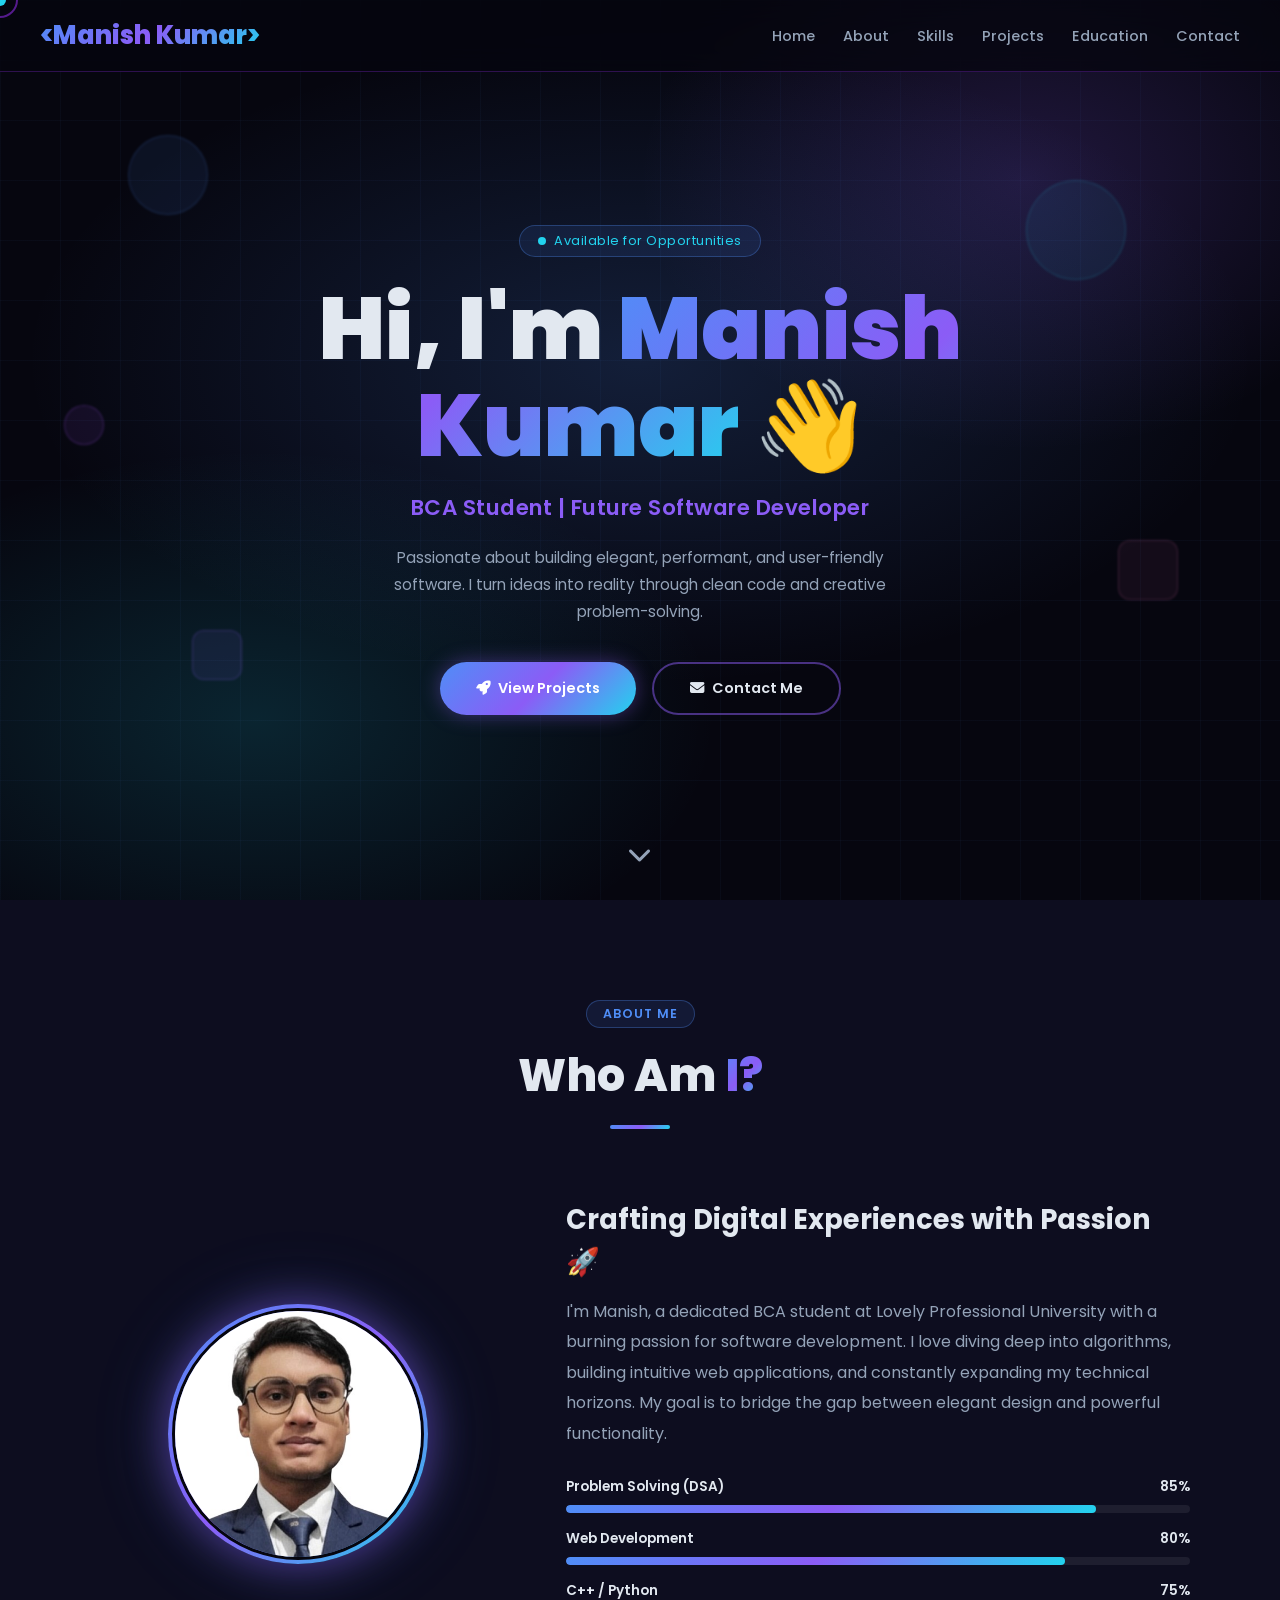
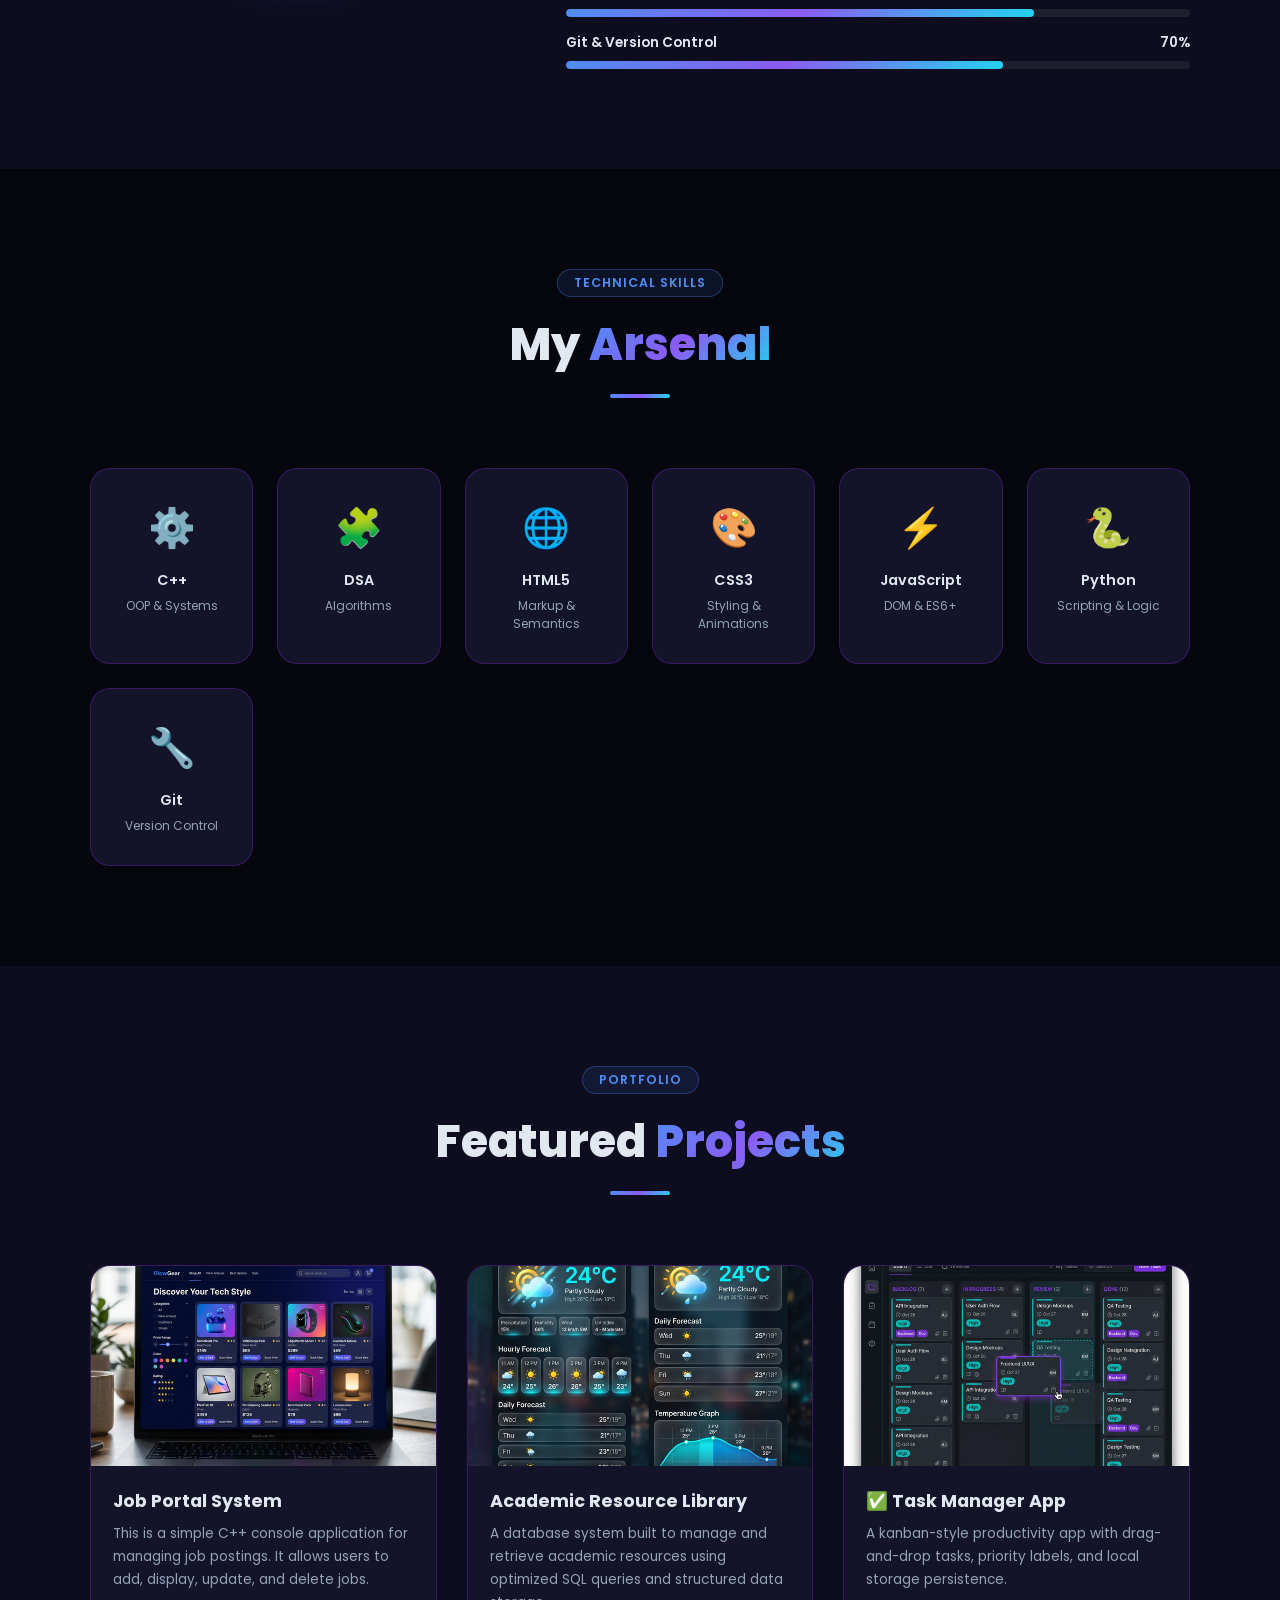
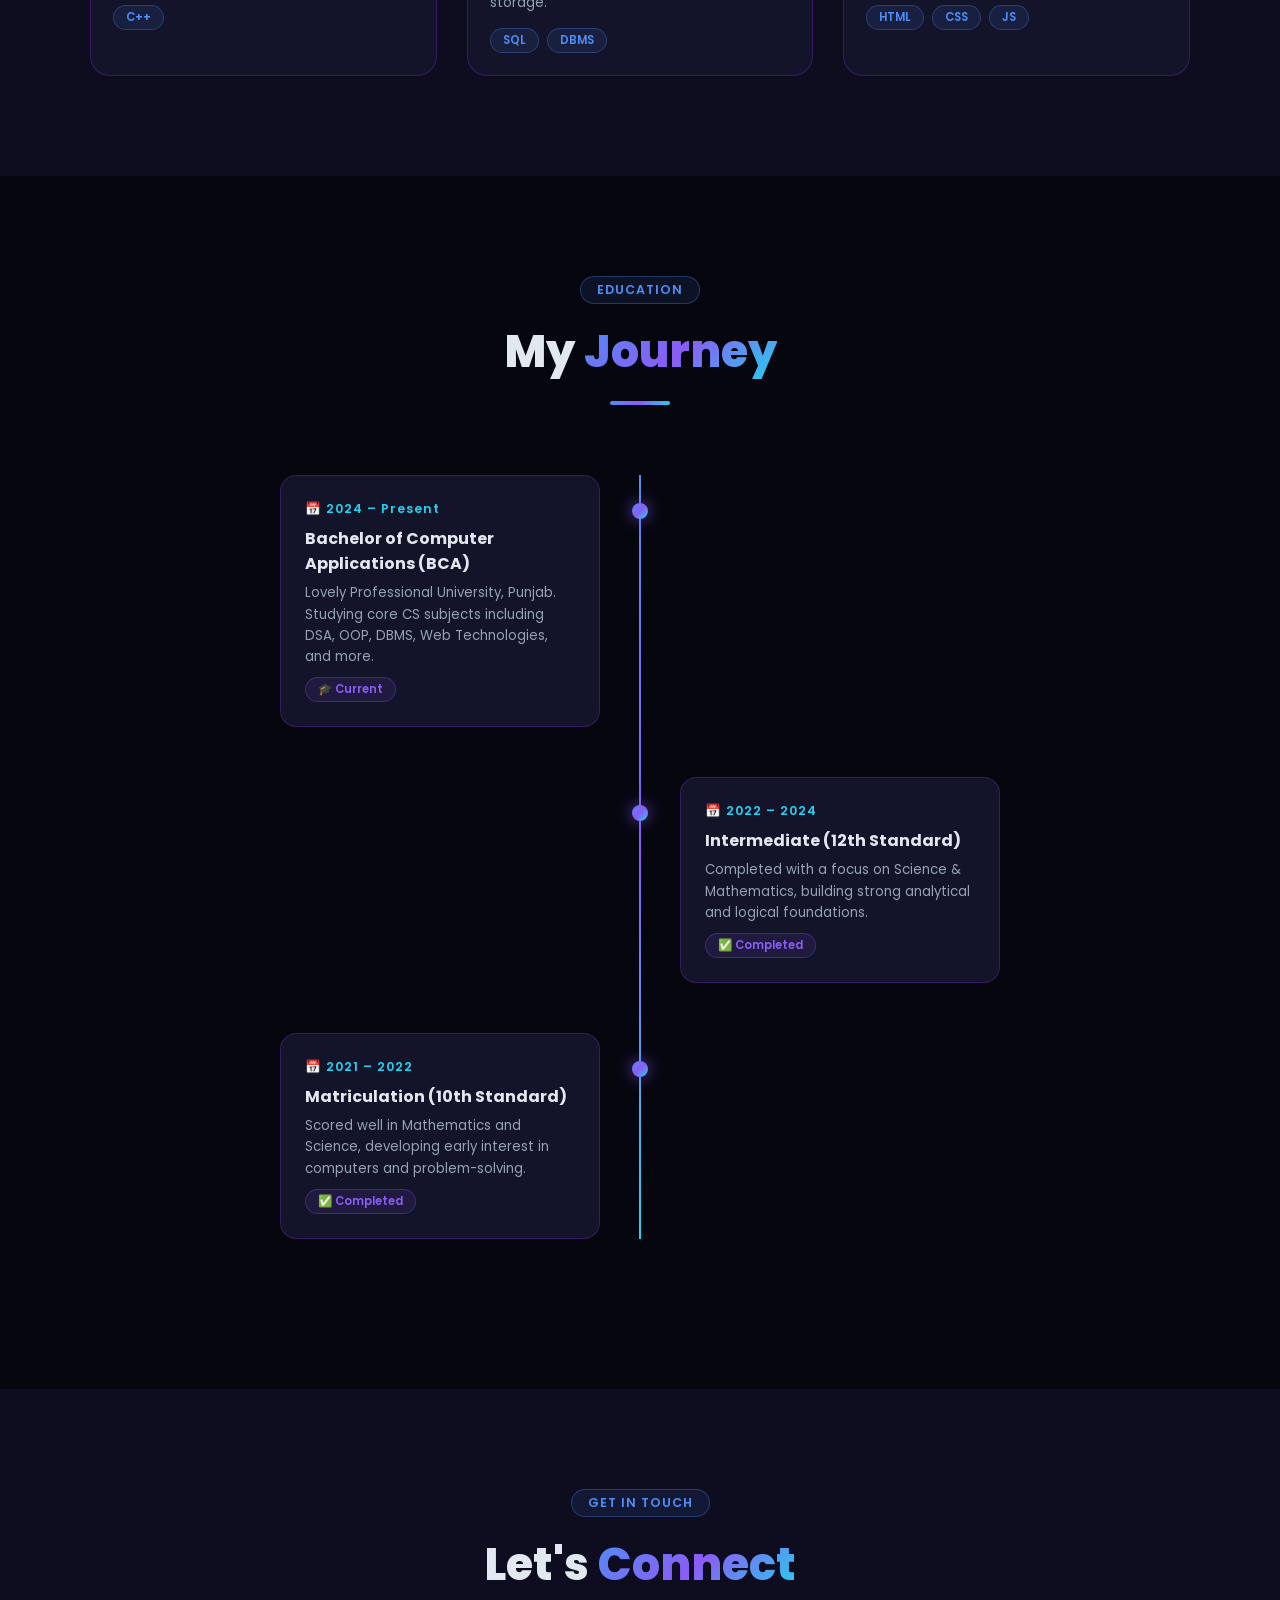
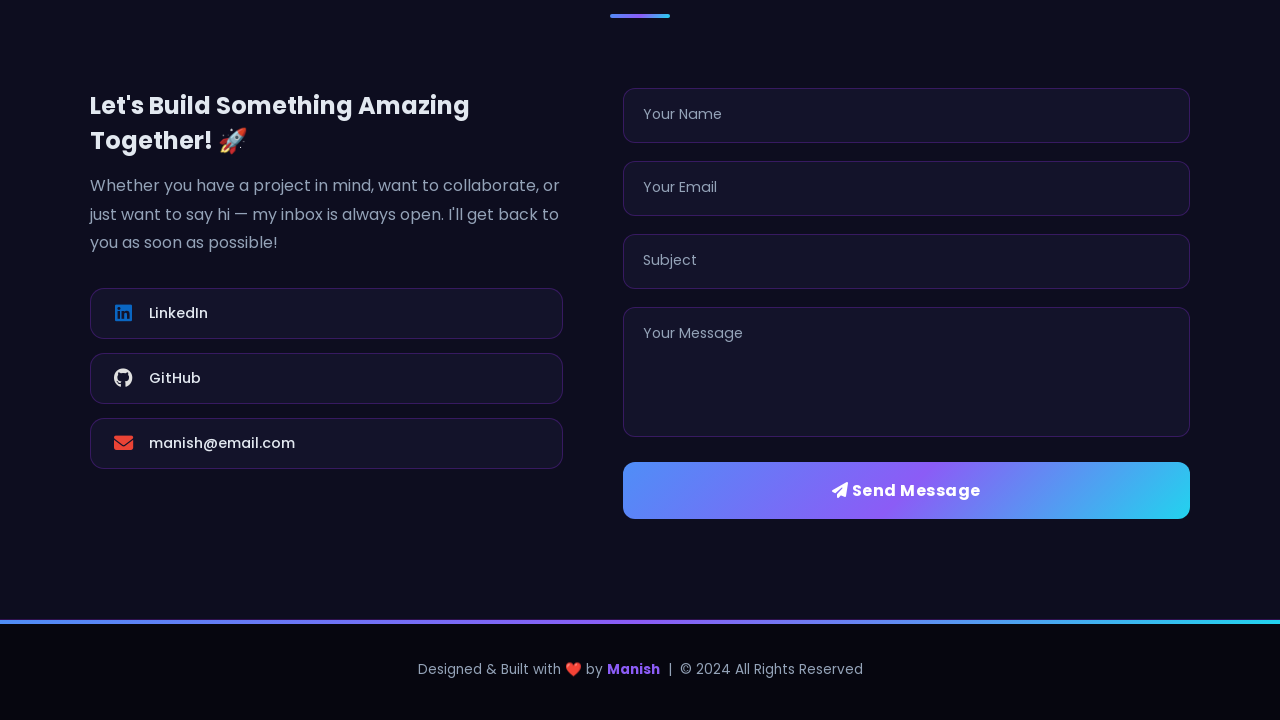
<file: portfolio.html>
<!DOCTYPE html>
<html lang="en">

<head>
    <meta charset="UTF-8" />
    <meta name="viewport" content="width=device-width, initial-scale=1.0" />
    <title>Manish | Software Developer Portfolio</title>
    <meta name="description"
        content="Portfolio of Manish – BCA Student and Future Software Developer. Explore projects, skills, and get in touch." />
    <link rel="preconnect" href="https://fonts.googleapis.com" />
    <link href="https://fonts.googleapis.com/css2?family=Poppins:wght@300;400;500;600;700;800;900&display=swap"
        rel="stylesheet" />
    <link rel="stylesheet" href="https://cdnjs.cloudflare.com/ajax/libs/font-awesome/6.5.0/css/all.min.css" />
    <style>
        *,
        *::before,
        *::after {
            margin: 0;
            padding: 0;
            box-sizing: border-box;
        }

        :root {
            --bg: #06060f;
            --bg2: #0d0d1f;
            --card: #13132a;
            --border: rgba(138, 43, 226, 0.3);
            --blue: #4f8ef7;
            --purple: #8b5cf6;
            --cyan: #22d3ee;
            --pink: #f472b6;
            --neon: #a855f7;
            --text: #e2e8f0;
            --subtext: #94a3b8;
            --grad: linear-gradient(135deg, #4f8ef7, #8b5cf6, #22d3ee);
        }

        html {
            scroll-behavior: smooth;
        }

        body {
            font-family: 'Poppins', sans-serif;
            background: var(--bg);
            color: var(--text);
            overflow-x: hidden;
            cursor: none;
        }

        /* CURSOR */
        #cursor {
            position: fixed;
            width: 12px;
            height: 12px;
            background: var(--cyan);
            border-radius: 50%;
            pointer-events: none;
            z-index: 9999;
            transform: translate(-50%, -50%);
            transition: transform .1s;
        }

        #cursor-ring {
            position: fixed;
            width: 36px;
            height: 36px;
            border: 2px solid rgba(138, 43, 226, 0.6);
            border-radius: 50%;
            pointer-events: none;
            z-index: 9998;
            transform: translate(-50%, -50%);
            transition: all .15s ease;
        }

        /* SCROLLBAR */
        ::-webkit-scrollbar {
            width: 6px;
        }

        ::-webkit-scrollbar-track {
            background: var(--bg);
        }

        ::-webkit-scrollbar-thumb {
            background: var(--grad);
            border-radius: 3px;
        }

        /* NAV */
        nav {
            position: fixed;
            top: 0;
            left: 0;
            width: 100%;
            z-index: 1000;
            padding: 16px 40px;
            display: flex;
            justify-content: space-between;
            align-items: center;
            background: rgba(6, 6, 15, 0.75);
            backdrop-filter: blur(16px);
            border-bottom: 1px solid var(--border);
            transition: all .3s;
        }

        .logo {
            font-size: 1.6rem;
            font-weight: 800;
            background: var(--grad);
            -webkit-background-clip: text;
            -webkit-text-fill-color: transparent;
        }

        .nav-links {
            display: flex;
            gap: 28px;
            list-style: none;
        }

        .nav-links a {
            color: var(--subtext);
            text-decoration: none;
            font-size: .9rem;
            font-weight: 500;
            transition: .3s;
            position: relative;
        }

        .nav-links a::after {
            content: '';
            position: absolute;
            bottom: -4px;
            left: 0;
            width: 0;
            height: 2px;
            background: var(--grad);
            border-radius: 2px;
            transition: .3s;
        }

        .nav-links a:hover {
            color: var(--cyan);
        }

        .nav-links a:hover::after {
            width: 100%;
        }

        .hamburger {
            display: none;
            flex-direction: column;
            gap: 5px;
            cursor: pointer;
        }

        .hamburger span {
            display: block;
            width: 24px;
            height: 2px;
            background: var(--text);
            border-radius: 2px;
            transition: .3s;
        }

        /* HERO */
        #hero {
            min-height: 100vh;
            display: flex;
            align-items: center;
            justify-content: center;
            position: relative;
            overflow: hidden;
            padding: 100px 40px 60px;
        }

        .hero-bg {
            position: absolute;
            inset: 0;
            background: radial-gradient(ellipse 80% 60% at 50% 40%, rgba(79, 142, 247, 0.18) 0%, transparent 60%),
                radial-gradient(ellipse 50% 50% at 80% 20%, rgba(139, 92, 246, 0.2) 0%, transparent 60%),
                radial-gradient(ellipse 60% 50% at 20% 80%, rgba(34, 211, 238, 0.15) 0%, transparent 60%),
                var(--bg);
        }

        .floating-shapes {
            position: absolute;
            inset: 0;
            pointer-events: none;
        }

        .shape {
            position: absolute;
            border-radius: 50%;
            filter: blur(1px);
            opacity: 0.6;
            animation: floatShape 8s ease-in-out infinite;
        }

        .shape:nth-child(1) {
            width: 80px;
            height: 80px;
            top: 15%;
            left: 10%;
            background: rgba(79, 142, 247, 0.15);
            border: 1px solid rgba(79, 142, 247, 0.3);
            animation-delay: 0s;
        }

        .shape:nth-child(2) {
            width: 50px;
            height: 50px;
            top: 70%;
            left: 15%;
            background: rgba(139, 92, 246, 0.15);
            border: 1px solid rgba(139, 92, 246, 0.4);
            border-radius: 12px;
            animation-delay: -2s;
        }

        .shape:nth-child(3) {
            width: 100px;
            height: 100px;
            top: 20%;
            right: 12%;
            background: rgba(34, 211, 238, 0.1);
            border: 1px solid rgba(34, 211, 238, 0.3);
            animation-delay: -4s;
        }

        .shape:nth-child(4) {
            width: 60px;
            height: 60px;
            top: 60%;
            right: 8%;
            background: rgba(244, 114, 182, 0.1);
            border: 1px solid rgba(244, 114, 182, 0.3);
            border-radius: 12px;
            animation-delay: -1s;
        }

        .shape:nth-child(5) {
            width: 40px;
            height: 40px;
            top: 45%;
            left: 5%;
            background: rgba(168, 85, 247, 0.15);
            border: 1px solid rgba(168, 85, 247, 0.4);
            animation-delay: -3s;
        }

        @keyframes floatShape {

            0%,
            100% {
                transform: translateY(0) rotate(0deg);
            }

            33% {
                transform: translateY(-20px) rotate(5deg);
            }

            66% {
                transform: translateY(10px) rotate(-5deg);
            }
        }

        .grid-overlay {
            position: absolute;
            inset: 0;
            background-image: linear-gradient(rgba(79, 142, 247, 0.04) 1px, transparent 1px), linear-gradient(90deg, rgba(79, 142, 247, 0.04) 1px, transparent 1px);
            background-size: 60px 60px;
        }

        .hero-content {
            position: relative;
            text-align: center;
            max-width: 780px;
            z-index: 1;
        }

        .hero-tag {
            display: inline-flex;
            align-items: center;
            gap: 8px;
            background: rgba(79, 142, 247, 0.1);
            border: 1px solid rgba(79, 142, 247, 0.3);
            padding: 6px 18px;
            border-radius: 50px;
            font-size: .8rem;
            color: var(--cyan);
            margin-bottom: 24px;
            letter-spacing: .5px;
        }

        .hero-tag span {
            width: 8px;
            height: 8px;
            background: var(--cyan);
            border-radius: 50%;
            animation: pulse 1.5s infinite;
        }

        @keyframes pulse {

            0%,
            100% {
                opacity: 1;
            }

            50% {
                opacity: 0.3;
            }
        }

        .hero-title {
            font-size: clamp(2.8rem, 7vw, 5.5rem);
            font-weight: 900;
            line-height: 1.1;
            margin-bottom: 16px;
        }

        .hero-title span {
            background: var(--grad);
            -webkit-background-clip: text;
            -webkit-text-fill-color: transparent;
        }

        .hero-subtitle {
            font-size: clamp(1rem, 2.5vw, 1.35rem);
            color: var(--purple);
            font-weight: 600;
            margin-bottom: 20px;
            letter-spacing: .5px;
        }

        .hero-desc {
            font-size: .95rem;
            color: var(--subtext);
            max-width: 560px;
            margin: 0 auto 36px;
            line-height: 1.8;
        }

        .btn-group {
            display: flex;
            gap: 16px;
            justify-content: center;
            flex-wrap: wrap;
        }

        .btn {
            padding: 14px 36px;
            border-radius: 50px;
            font-family: 'Poppins', sans-serif;
            font-size: .9rem;
            font-weight: 600;
            cursor: pointer;
            text-decoration: none;
            transition: all .3s;
            display: inline-flex;
            align-items: center;
            gap: 8px;
        }

        .btn-primary {
            background: var(--grad);
            color: #fff;
            border: none;
            box-shadow: 0 0 20px rgba(139, 92, 246, 0.4);
        }

        .btn-primary:hover {
            transform: translateY(-3px);
            box-shadow: 0 0 35px rgba(139, 92, 246, 0.7);
        }

        .btn-outline {
            background: transparent;
            color: var(--text);
            border: 2px solid rgba(139, 92, 246, 0.5);
        }

        .btn-outline:hover {
            border-color: var(--cyan);
            color: var(--cyan);
            box-shadow: 0 0 20px rgba(34, 211, 238, 0.25);
            transform: translateY(-3px);
        }

        .scroll-indicator {
            position: absolute;
            bottom: 30px;
            left: 50%;
            transform: translateX(-50%);
            animation: bounce 2s infinite;
        }

        .scroll-indicator i {
            font-size: 1.5rem;
            color: var(--subtext);
        }

        @keyframes bounce {

            0%,
            100% {
                transform: translateX(-50%) translateY(0);
            }

            50% {
                transform: translateX(-50%) translateY(-8px);
            }
        }

        /* SECTION COMMONS */
        section {
            padding: 100px 40px;
        }

        .section-header {
            text-align: center;
            margin-bottom: 70px;
        }

        .section-tag {
            display: inline-block;
            background: rgba(79, 142, 247, 0.1);
            border: 1px solid rgba(79, 142, 247, 0.3);
            color: var(--blue);
            padding: 4px 16px;
            border-radius: 50px;
            font-size: .78rem;
            font-weight: 600;
            letter-spacing: 1px;
            text-transform: uppercase;
            margin-bottom: 14px;
        }

        .section-title {
            font-size: clamp(2rem, 4vw, 2.8rem);
            font-weight: 800;
        }

        .section-title span {
            background: var(--grad);
            -webkit-background-clip: text;
            -webkit-text-fill-color: transparent;
        }

        .section-line {
            width: 60px;
            height: 4px;
            background: var(--grad);
            border-radius: 2px;
            margin: 16px auto 0;
        }

        /* ABOUT */
        #about {
            background: var(--bg2);
        }

        .about-grid {
            display: grid;
            grid-template-columns: 1fr 1.5fr;
            gap: 60px;
            align-items: center;
            max-width: 1100px;
            margin: 0 auto;
        }

        .profile-wrap {
            display: flex;
            justify-content: center;
        }

        .profile-ring {
            width: 260px;
            height: 260px;
            border-radius: 50%;
            background: var(--grad);
            padding: 4px;
            box-shadow: 0 0 40px rgba(139, 92, 246, 0.5), 0 0 80px rgba(79, 142, 247, 0.2);
            animation: glowPulse 3s ease-in-out infinite;
        }

        @keyframes glowPulse {

            0%,
            100% {
                box-shadow: 0 0 40px rgba(139, 92, 246, 0.5), 0 0 80px rgba(79, 142, 247, 0.2);
            }

            50% {
                box-shadow: 0 0 60px rgba(139, 92, 246, 0.8), 0 0 120px rgba(79, 142, 247, 0.4);
            }
        }

        .profile-ring img {
            width: 100%;
            height: 100%;
            border-radius: 50%;
            object-fit: cover;
            border: 3px solid var(--bg);
        }

        .about-text h3 {
            font-size: 1.7rem;
            font-weight: 700;
            margin-bottom: 14px;
        }

        .about-text p {
            color: var(--subtext);
            line-height: 1.9;
            margin-bottom: 28px;
        }

        .skills-bars {
            display: flex;
            flex-direction: column;
            gap: 16px;
        }

        .skill-bar-item label {
            display: flex;
            justify-content: space-between;
            font-size: .85rem;
            font-weight: 600;
            margin-bottom: 8px;
        }

        .bar-track {
            height: 8px;
            background: rgba(255, 255, 255, 0.07);
            border-radius: 4px;
            overflow: hidden;
        }

        .bar-fill {
            height: 100%;
            border-radius: 4px;
            background: var(--grad);
            width: 0;
            transition: width 1.5s ease;
        }

        /* SKILLS */
        #skills {
            background: var(--bg);
        }

        .skills-grid {
            display: grid;
            grid-template-columns: repeat(auto-fit, minmax(160px, 1fr));
            gap: 24px;
            max-width: 1100px;
            margin: 0 auto;
        }

        .skill-card {
            background: var(--card);
            border: 1px solid var(--border);
            border-radius: 20px;
            padding: 30px 20px;
            text-align: center;
            transition: all .4s;
            position: relative;
            overflow: hidden;
            cursor: default;
        }

        .skill-card::before {
            content: '';
            position: absolute;
            inset: 0;
            background: var(--grad);
            opacity: 0;
            transition: .4s;
            border-radius: 20px;
        }

        .skill-card:hover::before {
            opacity: 0.08;
        }

        .skill-card:hover {
            transform: translateY(-10px) rotateX(5deg) rotateY(3deg);
            border-color: rgba(139, 92, 246, 0.6);
            box-shadow: 0 20px 50px rgba(139, 92, 246, 0.25);
        }

        .skill-icon {
            font-size: 2.4rem;
            margin-bottom: 14px;
            display: block;
        }

        .skill-card h4 {
            font-size: .9rem;
            font-weight: 600;
            color: var(--text);
        }

        .skill-card p {
            font-size: .75rem;
            color: var(--subtext);
            margin-top: 6px;
        }

        /* PROJECTS */
        #projects {
            background: var(--bg2);
        }

        .projects-grid {
            display: grid;
            grid-template-columns: repeat(auto-fit, minmax(320px, 1fr));
            gap: 30px;
            max-width: 1100px;
            margin: 0 auto;
        }

        .project-card {
            background: var(--card);
            border: 1px solid var(--border);
            border-radius: 20px;
            overflow: hidden;
            transition: all .4s;
            position: relative;
        }

        .project-card:hover {
            transform: translateY(-12px) rotateX(3deg);
            box-shadow: 0 30px 60px rgba(79, 142, 247, 0.2);
            border-color: rgba(79, 142, 247, 0.5);
        }

        .project-img {
            position: relative;
            overflow: hidden;
            height: 200px;
        }

        .project-img img {
            width: 100%;
            height: 100%;
            object-fit: cover;
            transition: .5s;
        }

        .project-card:hover .project-img img {
            transform: scale(1.08);
        }

        .project-overlay {
            position: absolute;
            inset: 0;
            background: rgba(6, 6, 15, 0.85);
            display: flex;
            gap: 12px;
            align-items: center;
            justify-content: center;
            opacity: 0;
            transition: .4s;
        }

        .project-card:hover .project-overlay {
            opacity: 1;
        }

        .overlay-btn {
            padding: 10px 20px;
            border-radius: 50px;
            font-size: .8rem;
            font-weight: 600;
            cursor: pointer;
            text-decoration: none;
            transition: .3s;
            font-family: 'Poppins', sans-serif;
        }

        .overlay-btn.code {
            background: transparent;
            border: 2px solid var(--cyan);
            color: var(--cyan);
        }

        .overlay-btn.demo {
            background: var(--grad);
            border: none;
            color: #fff;
        }

        .overlay-btn:hover {
            transform: scale(1.05);
        }

        .project-body {
            padding: 22px;
        }

        .project-body h3 {
            font-size: 1.1rem;
            font-weight: 700;
            margin-bottom: 8px;
        }

        .project-body p {
            font-size: .85rem;
            color: var(--subtext);
            line-height: 1.7;
        }

        .project-tags {
            display: flex;
            flex-wrap: wrap;
            gap: 8px;
            margin-top: 14px;
        }

        .project-tags span {
            background: rgba(79, 142, 247, 0.1);
            border: 1px solid rgba(79, 142, 247, 0.3);
            color: var(--blue);
            padding: 3px 12px;
            border-radius: 50px;
            font-size: .72rem;
            font-weight: 600;
        }

        /* EDUCATION */
        #education {
            background: var(--bg);
        }

        .timeline {
            position: relative;
            max-width: 800px;
            margin: 0 auto;
        }

        .timeline::before {
            content: '';
            position: absolute;
            left: 50%;
            top: 0;
            bottom: 0;
            width: 2px;
            background: var(--grad);
            transform: translateX(-50%);
        }

        .timeline-item {
            display: flex;
            justify-content: flex-end;
            padding-right: calc(50% + 40px);
            margin-bottom: 50px;
            position: relative;
        }

        .timeline-item:nth-child(even) {
            justify-content: flex-start;
            padding-right: 0;
            padding-left: calc(50% + 40px);
        }

        .timeline-dot {
            position: absolute;
            left: 50%;
            top: 28px;
            width: 16px;
            height: 16px;
            border-radius: 50%;
            background: var(--grad);
            transform: translateX(-50%);
            box-shadow: 0 0 16px rgba(139, 92, 246, 0.7);
        }

        .timeline-card {
            background: var(--card);
            border: 1px solid var(--border);
            border-radius: 16px;
            padding: 24px;
            max-width: 320px;
            transition: .4s;
        }

        .timeline-card:hover {
            border-color: rgba(139, 92, 246, 0.6);
            box-shadow: 0 10px 40px rgba(139, 92, 246, 0.2);
            transform: translateY(-4px);
        }

        .timeline-year {
            font-size: .78rem;
            color: var(--cyan);
            font-weight: 600;
            letter-spacing: 1px;
            margin-bottom: 8px;
        }

        .timeline-card h3 {
            font-size: 1rem;
            font-weight: 700;
            margin-bottom: 6px;
        }

        .timeline-card p {
            font-size: .83rem;
            color: var(--subtext);
            line-height: 1.6;
        }

        .timeline-badge {
            display: inline-block;
            background: rgba(139, 92, 246, 0.1);
            border: 1px solid rgba(139, 92, 246, 0.3);
            color: var(--purple);
            padding: 3px 12px;
            border-radius: 50px;
            font-size: .72rem;
            font-weight: 600;
            margin-top: 10px;
        }

        /* CONTACT */
        #contact {
            background: var(--bg2);
        }

        .contact-wrap {
            display: grid;
            grid-template-columns: 1fr 1.2fr;
            gap: 60px;
            max-width: 1100px;
            margin: 0 auto;
            align-items: start;
        }

        .contact-info h3 {
            font-size: 1.5rem;
            font-weight: 700;
            margin-bottom: 14px;
        }

        .contact-info p {
            color: var(--subtext);
            line-height: 1.8;
            margin-bottom: 30px;
        }

        .social-links {
            display: flex;
            flex-direction: column;
            gap: 14px;
        }

        .social-link {
            display: flex;
            align-items: center;
            gap: 14px;
            padding: 14px 20px;
            border-radius: 14px;
            background: var(--card);
            border: 1px solid var(--border);
            text-decoration: none;
            color: var(--text);
            font-size: .9rem;
            font-weight: 500;
            transition: .3s;
        }

        .social-link:hover {
            border-color: var(--cyan);
            color: var(--cyan);
            transform: translateX(8px);
            box-shadow: 0 4px 20px rgba(34, 211, 238, 0.15);
        }

        .social-link i {
            font-size: 1.2rem;
            width: 24px;
            text-align: center;
        }

        .contact-form {
            display: flex;
            flex-direction: column;
            gap: 18px;
        }

        .form-group {
            position: relative;
        }

        .form-group input,
        .form-group textarea {
            width: 100%;
            background: var(--card);
            border: 1px solid var(--border);
            border-radius: 12px;
            padding: 16px 20px;
            color: var(--text);
            font-family: 'Poppins', sans-serif;
            font-size: .9rem;
            outline: none;
            transition: .3s;
            resize: none;
        }

        .form-group input:focus,
        .form-group textarea:focus {
            border-color: var(--purple);
            box-shadow: 0 0 20px rgba(139, 92, 246, 0.2);
        }

        .form-group textarea {
            min-height: 130px;
        }

        .form-group label {
            position: absolute;
            top: 16px;
            left: 20px;
            color: var(--subtext);
            font-size: .88rem;
            pointer-events: none;
            transition: .3s;
        }

        .form-group input:focus~label,
        .form-group input:not(:placeholder-shown)~label,
        .form-group textarea:focus~label,
        .form-group textarea:not(:placeholder-shown)~label {
            top: -10px;
            left: 12px;
            font-size: .72rem;
            color: var(--purple);
            background: var(--card);
            padding: 0 6px;
            border-radius: 4px;
        }

        .form-group input::placeholder,
        .form-group textarea::placeholder {
            color: transparent;
        }

        .btn-submit {
            padding: 16px;
            border-radius: 12px;
            border: none;
            background: var(--grad);
            color: #fff;
            font-family: 'Poppins', sans-serif;
            font-size: 1rem;
            font-weight: 700;
            cursor: pointer;
            transition: .3s;
            letter-spacing: .5px;
        }

        .btn-submit:hover {
            transform: translateY(-3px);
            box-shadow: 0 0 30px rgba(139, 92, 246, 0.5);
        }

        .btn-submit:active {
            transform: scale(0.98);
        }

        /* FOOTER */
        footer {
            background: var(--bg);
            padding: 40px;
            text-align: center;
            border-top: 1px solid var(--border);
            position: relative;
            overflow: hidden;
        }

        .footer-wave {
            position: absolute;
            top: 0;
            left: 0;
            width: 100%;
            height: 4px;
            background: var(--grad);
        }

        footer p {
            color: var(--subtext);
            font-size: .85rem;
        }

        footer span {
            color: var(--purple);
            font-weight: 700;
        }

        /* ANIMATIONS */
        .reveal {
            opacity: 0;
            transform: translateY(40px);
            transition: opacity .8s ease, transform .8s ease;
        }

        .reveal.visible {
            opacity: 1;
            transform: translateY(0);
        }

        .reveal-left {
            opacity: 0;
            transform: translateX(-50px);
            transition: opacity .8s ease, transform .8s ease;
        }

        .reveal-left.visible {
            opacity: 1;
            transform: translateX(0);
        }

        .reveal-right {
            opacity: 0;
            transform: translateX(50px);
            transition: opacity .8s ease, transform .8s ease;
        }

        .reveal-right.visible {
            opacity: 1;
            transform: translateX(0);
        }

        /* RESPONSIVE */
        @media(max-width:900px) {

            .about-grid,
            .contact-wrap {
                grid-template-columns: 1fr;
                gap: 40px;
            }

            .timeline::before {
                left: 20px;
            }

            .timeline-item {
                justify-content: flex-start;
                padding-right: 0;
                padding-left: 60px;
            }

            .timeline-item:nth-child(even) {
                padding-left: 60px;
            }

            .timeline-dot {
                left: 20px;
            }

            .profile-wrap {
                margin: 0 auto;
            }
        }

        @media(max-width:640px) {
            nav {
                padding: 14px 20px;
            }

            section {
                padding: 70px 20px;
            }

            .nav-links {
                display: none;
                flex-direction: column;
                position: fixed;
                top: 0;
                right: -100%;
                width: 70%;
                height: 100vh;
                background: rgba(6, 6, 15, 0.97);
                backdrop-filter: blur(20px);
                padding: 100px 30px;
                gap: 20px;
                transition: .4s;
                border-left: 1px solid var(--border);
            }

            .nav-links.open {
                right: 0;
            }

            .hamburger {
                display: flex;
            }

            .hero-title {
                font-size: 2.4rem;
            }

            .projects-grid {
                grid-template-columns: 1fr;
            }
        }
    </style>
</head>

<body>

    <!-- CURSOR -->
    <div id="cursor"></div>
    <div id="cursor-ring"></div>

    <!-- NAV -->
    <nav id="navbar">
        <div class="logo">&lt;Manish Kumar&gt;</div>
        <ul class="nav-links" id="navLinks">
            <li><a href="#hero">Home</a></li>
            <li><a href="#about">About</a></li>
            <li><a href="#skills">Skills</a></li>
            <li><a href="#projects">Projects</a></li>
            <li><a href="#education">Education</a></li>
            <li><a href="#contact">Contact</a></li>
        </ul>
        <div class="hamburger" id="hamburger" onclick="toggleMenu()">
            <span></span><span></span><span></span>
        </div>
    </nav>

    <!-- HERO -->
    <section id="hero">
        <div class="hero-bg"></div>
        <div class="grid-overlay"></div>
        <div class="floating-shapes">
            <div class="shape"></div>
            <div class="shape"></div>
            <div class="shape"></div>
            <div class="shape"></div>
            <div class="shape"></div>
        </div>
        <div class="hero-content">
            <div class="hero-tag"><span></span> Available for Opportunities</div>
            <h1 class="hero-title">Hi, I'm <span>Manish Kumar</span> 👋</h1>
            <p class="hero-subtitle">BCA Student | Future Software Developer</p>
            <p class="hero-desc">Passionate about building elegant, performant, and user-friendly software. I turn ideas
                into reality through clean code and creative problem-solving.</p>
            <div class="btn-group">
                <a href="#projects" class="btn btn-primary"><i class="fas fa-rocket"></i> View Projects</a>
                <a href="#contact" class="btn btn-outline"><i class="fas fa-envelope"></i> Contact Me</a>
            </div>
        </div>
        <div class="scroll-indicator"><i class="fas fa-chevron-down"></i></div>
    </section>

    <!-- ABOUT -->
    <section id="about">
        <div class="section-header reveal">
            <div class="section-tag">About Me</div>
            <h2 class="section-title">Who Am <span>I?</span></h2>
            <div class="section-line"></div>
        </div>
        <div class="about-grid">
            <div class="profile-wrap reveal-left">
                <div class="profile-ring">
                    <img src="professional pic.jpg" alt="Manish - Software Developer" />
                </div>
            </div>
            <div class="about-text reveal-right">
                <h3>Crafting Digital Experiences with Passion 🚀</h3>
                <p>I'm Manish, a dedicated BCA student at Lovely Professional University with a burning passion for
                    software development. I love diving deep into algorithms, building intuitive web applications, and
                    constantly expanding my technical horizons. My goal is to bridge the gap between elegant design and
                    powerful functionality.</p>
                <div class="skills-bars">
                    <div class="skill-bar-item">
                        <label><span>Problem Solving (DSA)</span><span>85%</span></label>
                        <div class="bar-track">
                            <div class="bar-fill" data-width="85"></div>
                        </div>
                    </div>
                    <div class="skill-bar-item">
                        <label><span>Web Development</span><span>80%</span></label>
                        <div class="bar-track">
                            <div class="bar-fill" data-width="80"></div>
                        </div>
                    </div>
                    <div class="skill-bar-item">
                        <label><span>C++ / Python</span><span>75%</span></label>
                        <div class="bar-track">
                            <div class="bar-fill" data-width="75"></div>
                        </div>
                    </div>
                    <div class="skill-bar-item">
                        <label><span>Git & Version Control</span><span>70%</span></label>
                        <div class="bar-track">
                            <div class="bar-fill" data-width="70"></div>
                        </div>
                    </div>
                </div>
            </div>
        </div>
    </section>

    <!-- SKILLS -->
    <section id="skills">
        <div class="section-header reveal">
            <div class="section-tag">Technical Skills</div>
            <h2 class="section-title">My <span>Arsenal</span></h2>
            <div class="section-line"></div>
        </div>
        <div class="skills-grid">
            <div class="skill-card reveal"><span class="skill-icon">⚙️</span>
                <h4>C++</h4>
                <p>OOP & Systems</p>
            </div>
            <div class="skill-card reveal"><span class="skill-icon">🧩</span>
                <h4>DSA</h4>
                <p>Algorithms</p>
            </div>
            <div class="skill-card reveal"><span class="skill-icon">🌐</span>
                <h4>HTML5</h4>
                <p>Markup & Semantics</p>
            </div>
            <div class="skill-card reveal"><span class="skill-icon">🎨</span>
                <h4>CSS3</h4>
                <p>Styling & Animations</p>
            </div>
            <div class="skill-card reveal"><span class="skill-icon">⚡</span>
                <h4>JavaScript</h4>
                <p>DOM & ES6+</p>
            </div>
            <div class="skill-card reveal"><span class="skill-icon">🐍</span>
                <h4>Python</h4>
                <p>Scripting & Logic</p>
            </div>
            <div class="skill-card reveal"><span class="skill-icon">🔧</span>
                <h4>Git</h4>
                <p>Version Control</p>
            </div>
        </div>
    </section>

    <!-- PROJECTS -->
    <section id="projects">
        <div class="section-header reveal">
            <div class="section-tag">Portfolio</div>
            <h2 class="section-title">Featured <span>Projects</span></h2>
            <div class="section-line"></div>
        </div>
        <div class="projects-grid">
            <div class="project-card reveal">
                <div class="project-img">
                    <img src="project1.png" alt="E-Commerce Project" />
                    <div class="project-overlay">
                        <a href="#" class="overlay-btn code"><i class="fab fa-github"></i> Code</a>
                        <a href="#" class="overlay-btn demo"><i class="fas fa-external-link-alt"></i> Demo</a>
                    </div>
                </div>
                <div class="project-body">
                    <h3>Job Portal System </h3>
                    <p> This is a simple C++ console application for managing job postings. It allows users to add,
                        display, update, and delete jobs.</p>
                    <div class="project-tags"><span>C++</span></div>
                </div>
            </div>
            <div class="project-card reveal">
                <div class="project-img">
                    <img src="project2.png" alt="Weather App" />
                    <div class="project-overlay">
                        <a href="#" class="overlay-btn code"><i class="fab fa-github"></i> Code</a>
                        <a href="#" class="overlay-btn demo"><i class="fas fa-external-link-alt"></i> Demo</a>
                    </div>
                </div>
                <div class="project-body">
                    <h3>Academic Resource Library</h3>
                    <p> A database system built to manage and retrieve academic resources using optimized SQL queries
                        and structured data storage.</p>
                    <div class="project-tags"><span>SQL</span><span>DBMS</span></div>
                </div>
            </div>
            <div class="project-card reveal">
                <div class="project-img">
                    <img src="project3.png" alt="Task Manager" />
                    <div class="project-overlay">
                        <a href="#" class="overlay-btn code"><i class="fab fa-github"></i> Code</a>
                        <a href="#" class="overlay-btn demo"><i class="fas fa-external-link-alt"></i> Demo</a>
                    </div>
                </div>
                <div class="project-body">
                    <h3>✅ Task Manager App</h3>
                    <p>A kanban-style productivity app with drag-and-drop tasks, priority labels, and local storage
                        persistence.</p>
                    <div class="project-tags"><span>HTML</span><span>CSS</span><span>JS</span></div>
                </div>
            </div>
        </div>
    </section>

    <!-- EDUCATION -->
    <section id="education">
        <div class="section-header reveal">
            <div class="section-tag">Education</div>
            <h2 class="section-title">My <span>Journey</span></h2>
            <div class="section-line"></div>
        </div>
        <div class="timeline">
            <div class="timeline-item reveal">
                <div class="timeline-dot"></div>
                <div class="timeline-card">
                    <div class="timeline-year">📅 2024 – Present</div>
                    <h3>Bachelor of Computer Applications (BCA)</h3>
                    <p>Lovely Professional University, Punjab. Studying core CS subjects including DSA, OOP, DBMS, Web
                        Technologies, and more.</p>
                    <span class="timeline-badge">🎓 Current</span>
                </div>
            </div>
            <div class="timeline-item reveal">
                <div class="timeline-dot"></div>
                <div class="timeline-card">
                    <div class="timeline-year">📅 2022 – 2024</div>
                    <h3>Intermediate (12th Standard)</h3>
                    <p>Completed with a focus on Science & Mathematics, building strong analytical and logical
                        foundations.</p>
                    <span class="timeline-badge">✅ Completed</span>
                </div>
            </div>
            <div class="timeline-item reveal">
                <div class="timeline-dot"></div>
                <div class="timeline-card">
                    <div class="timeline-year">📅 2021 – 2022</div>
                    <h3>Matriculation (10th Standard)</h3>
                    <p>Scored well in Mathematics and Science, developing early interest in computers and
                        problem-solving.</p>
                    <span class="timeline-badge">✅ Completed</span>
                </div>
            </div>
        </div>
    </section>

    <!-- CONTACT -->
    <section id="contact">
        <div class="section-header reveal">
            <div class="section-tag">Get In Touch</div>
            <h2 class="section-title">Let's <span>Connect</span></h2>
            <div class="section-line"></div>
        </div>
        <div class="contact-wrap">
            <div class="contact-info reveal-left">
                <h3>Let's Build Something Amazing Together! 🚀</h3>
                <p>Whether you have a project in mind, want to collaborate, or just want to say hi — my inbox is always
                    open. I'll get back to you as soon as possible!</p>
                <div class="social-links">
                    <a href="https://www.linkedin.com/in/manishkumar900/" target="_blank" class="social-link"><i
                            class="fab fa-linkedin" style="color:#0a66c2"></i> LinkedIn</a>
                    <a href="https://github.com/Manishkumar-47" target="_blank" class="social-link"><i
                            class="fab fa-github" style="color:#e0e0e0"></i> GitHub</a>
                    <a href="mailto:manishbosssamastipur@gmail.com" class="social-link"><i class="fas fa-envelope"
                            style="color:#ea4335"></i> manish@email.com</a>
                </div>
            </div>
            <form class="contact-form reveal-right" id="contactForm" onsubmit="handleSubmit(event)">
                <div class="form-group">
                    <input type="text" id="name" placeholder="Your Name" required />
                    <label for="name">Your Name</label>
                </div>
                <div class="form-group">
                    <input type="email" id="email" placeholder="Your Email" required />
                    <label for="email">Your Email</label>
                </div>
                <div class="form-group">
                    <input type="text" id="subject" placeholder="Subject" />
                    <label for="subject">Subject</label>
                </div>
                <div class="form-group">
                    <textarea id="message" placeholder="Your Message" required></textarea>
                    <label for="message">Your Message</label>
                </div>
                <button type="submit" class="btn-submit" id="submitBtn">
                    <i class="fas fa-paper-plane"></i> Send Message
                </button>
            </form>
        </div>
    </section>

    <!-- FOOTER -->
    <footer>
        <div class="footer-wave"></div>
        <p>Designed & Built with ❤️ by <span>Manish</span> &nbsp;|&nbsp; © 2024 All Rights Reserved</p>
    </footer>

    <script>
        // CURSOR
        const cursor = document.getElementById('cursor');
        const ring = document.getElementById('cursor-ring');
        document.addEventListener('mousemove', e => {
            cursor.style.left = e.clientX + 'px';
            cursor.style.top = e.clientY + 'px';
            setTimeout(() => { ring.style.left = e.clientX + 'px'; ring.style.top = e.clientY + 'px'; }, 60);
        });
        document.querySelectorAll('a,button,.skill-card,.project-card').forEach(el => {
            el.addEventListener('mouseenter', () => { ring.style.width = '55px'; ring.style.height = '55px'; ring.style.borderColor = 'rgba(34,211,238,0.8)'; });
            el.addEventListener('mouseleave', () => { ring.style.width = '36px'; ring.style.height = '36px'; ring.style.borderColor = 'rgba(138,43,226,0.6)'; });
        });

        // HAMBURGER
        function toggleMenu() {
            document.getElementById('navLinks').classList.toggle('open');
        }
        document.querySelectorAll('.nav-links a').forEach(a => a.addEventListener('click', () => document.getElementById('navLinks').classList.remove('open')));

        // SCROLL REVEAL
        const observer = new IntersectionObserver((entries) => {
            entries.forEach(e => { if (e.isIntersecting) e.target.classList.add('visible'); });
        }, { threshold: 0.15 });
        document.querySelectorAll('.reveal,.reveal-left,.reveal-right').forEach(el => observer.observe(el));

        // SKILL BARS
        const barObserver = new IntersectionObserver((entries) => {
            entries.forEach(e => {
                if (e.isIntersecting) {
                    e.target.querySelectorAll('.bar-fill').forEach(bar => {
                        bar.style.width = bar.dataset.width + '%';
                    });
                }
            });
        }, { threshold: 0.3 });
        document.querySelectorAll('.skills-bars').forEach(s => barObserver.observe(s));

        // PARALLAX HERO
        window.addEventListener('scroll', () => {
            const y = window.scrollY;
            document.querySelector('.hero-content').style.transform = `translateY(${y * 0.3}px)`;
            document.querySelector('.floating-shapes').style.transform = `translateY(${y * 0.15}px)`;
            const nb = document.getElementById('navbar');
            nb.style.background = y > 50 ? 'rgba(6,6,15,0.95)' : 'rgba(6,6,15,0.75)';
        });

        // 3D TILT on skill cards
        document.querySelectorAll('.skill-card').forEach(card => {
            card.addEventListener('mousemove', e => {
                const rect = card.getBoundingClientRect();
                const x = e.clientX - rect.left - rect.width / 2;
                const y = e.clientY - rect.top - rect.height / 2;
                card.style.transform = `perspective(600px) rotateX(${-y / 8}deg) rotateY(${x / 8}deg) translateY(-10px)`;
            });
            card.addEventListener('mouseleave', () => card.style.transform = '');
        });

        // PROJECT TILT
        document.querySelectorAll('.project-card').forEach(card => {
            card.addEventListener('mousemove', e => {
                const rect = card.getBoundingClientRect();
                const x = e.clientX - rect.left - rect.width / 2;
                const y = e.clientY - rect.top - rect.height / 2;
                card.style.transform = `perspective(800px) rotateX(${-y / 15}deg) rotateY(${x / 15}deg) translateY(-12px)`;
            });
            card.addEventListener('mouseleave', () => card.style.transform = '');
        });

        // FORM SUBMIT
        function handleSubmit(e) {
            e.preventDefault();
            const btn = document.getElementById('submitBtn');
            btn.innerHTML = '<i class="fas fa-spinner fa-spin"></i> Sending...';
            btn.disabled = true;
            setTimeout(() => {
                btn.innerHTML = '<i class="fas fa-check"></i> Message Sent! 🎉';
                btn.style.background = 'linear-gradient(135deg,#22d3ee,#10b981)';
                e.target.reset();
                setTimeout(() => {
                    btn.innerHTML = '<i class="fas fa-paper-plane"></i> Send Message';
                    btn.style.background = '';
                    btn.disabled = false;
                }, 3000);
            }, 1800);
        }

        // STAGGER DELAY for reveal items
        document.querySelectorAll('.skills-grid .skill-card').forEach((el, i) => {
            el.style.transitionDelay = (i * 0.08) + 's';
        });
        document.querySelectorAll('.projects-grid .project-card').forEach((el, i) => {
            el.style.transitionDelay = (i * 0.1) + 's';
        });
    </script>
</body>

</html>
</file>
